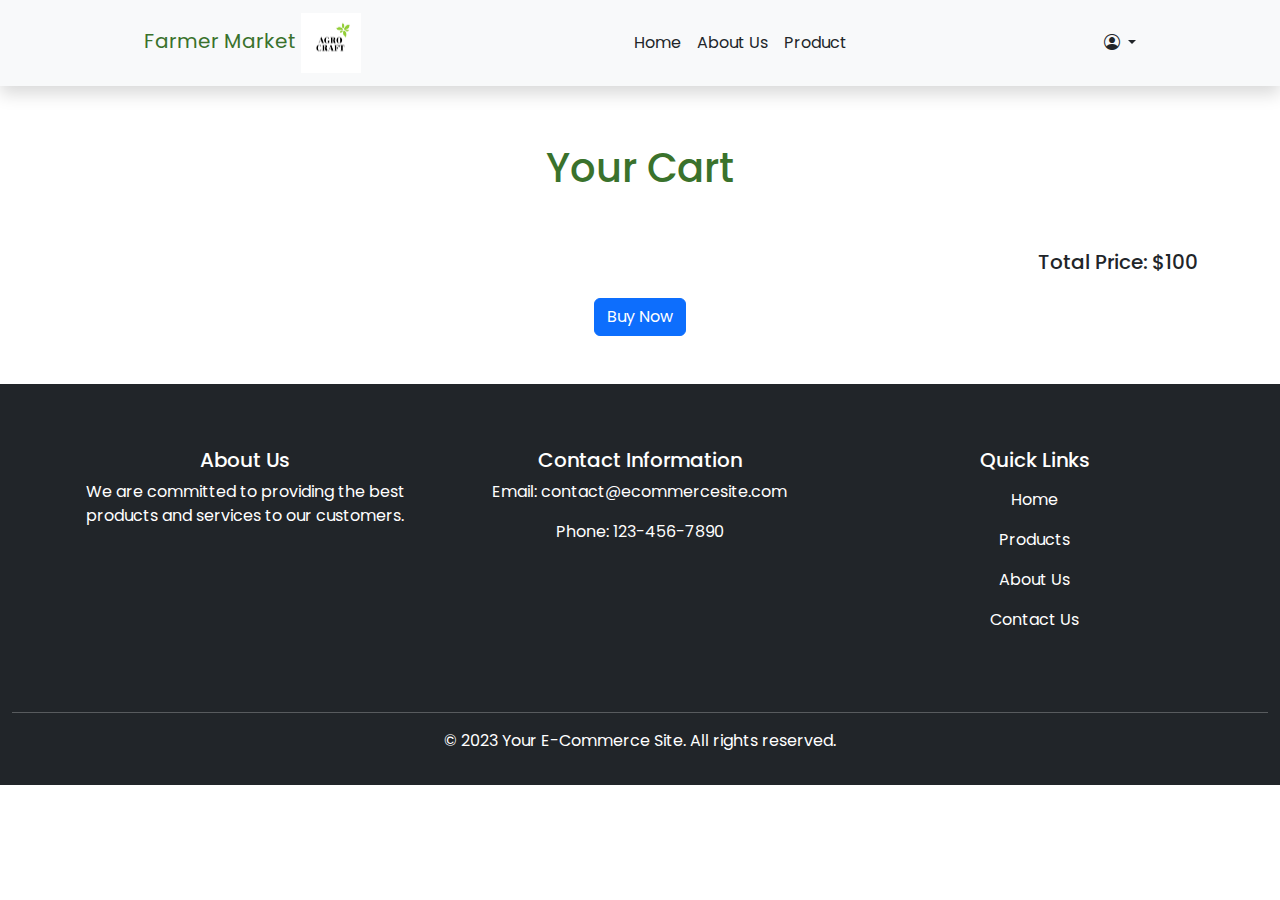
<file: cart.html>
<!DOCTYPE html>
<html lang="en">

<head>
    <meta charset="UTF-8">
    <meta name="viewport" content="width=device-width, initial-scale=1.0">
    <link rel="stylesheet" href="https://fonts.googleapis.com/css2?family=Poppins:wght@300;400;500;600;700&display=swap">
    <link rel="preconnect" href="https://fonts.googleapis.com">
    <link rel="preconnect" href="https://fonts.gstatic.com" crossorigin>
    <link href="https://fonts.googleapis.com/css2?family=Poppins:wght@100&display=swap" rel="stylesheet">
    <link rel="stylesheet" href="https://cdn.jsdelivr.net/npm/bootstrap-icons@1.11.1/font/bootstrap-icons.css">
    <link href="https://cdn.jsdelivr.net/npm/bootstrap@5.3.2/dist/css/bootstrap.min.css" rel="stylesheet">
    <title>Cart Page</title>
    <style>
        body {
            font-family: 'Poppins', sans-serif;
        }

        .navbar-brand {
            color: rgb(58, 114, 44);
        }

        h1 {
            color: rgb(58, 114, 44);
            padding: 10px;
            /* transition: color 0.5s; */
        }

        .navbar-nav .nav-item .nav-link:hover {
            color: rgb(58, 114, 44);
            transition: color 0.5s;
        }

    </style>
</head>

<body>
    <nav class="navbar navbar-expand-lg bg-body-tertiary sticky-top shadow px-5 ">
        <div class="container-fluid px-5 mx-5">
            <a class="navbar-brand" href="#">
                Farmer Market <img src="project_image/Website/logo.jpg" alt=" " width="60px" height="60px">
            </a>
            <button class="navbar-toggler" type="button" data-bs-toggle="collapse" data-bs-target="#navbarText"
                aria-controls="navbarText" aria-expanded="false" aria-label="Toggle navigation">
                <span class="navbar-toggler-icon"></span>
            </button>
            <div class="collapse navbar-collapse  text-center " id="navbarText">
                <ul class="navbar-nav mx-auto mb-2 mb-lg-0 text-black ">
                    <li class="nav-item">
                        <a class="nav-link text-dark" aria-current="page" href="Home.html">Home</a>
                    </li>
                    <li class="nav-item">
                        <a class="nav-link text-dark" href="Home.html #about">About Us</a>
                    </li>
                    <li class="nav-item">
                        <a class="nav-link text-dark" href="index.html #product">Product</a>
                    </li>
                </ul>
                <span class="nav-item dropdown">
                    <a class="nav-link dropdown-toggle" href="#" role="button" data-bs-toggle="dropdown" aria-expanded="false"><i
                            class="bi bi-person-circle"></i>
                    </a>
                    <ul class="dropdown-menu">
                        <li class="dropdown-item">Name</li>
                        <li><a class="dropdown-item" href="#">Logout</a></li>
                    </ul>
                </span>
            </div>
        </div>
    </nav>


    <div class="container my-5">
        <h1 class="text-center my-5">Your Cart</h1>

        <!-- Displaying cart items in a container -->
        <div class="cart-container">
            <!-- Cart items will be displayed here -->
        </div>

        <div class="text-end my-4">
            <h5>Total Price: $100</h5>
        </div>
        <div class="text-center">
            <button class="btn btn-primary">Buy Now</button>
        </div>
    </div>

    <footer class="container-fluid bg-dark text-white text-center py-3 mt-5">
        <div class="row p-5 ">
            <div class="col-md-4">
                <h5>About Us</h5>
                <p>We are committed to providing the best products and services to our customers.</p>
            </div>
            <div class="col-md-4">
                <h5>Contact Information</h5>
                <p>Email: contact@ecommercesite.com</p>
                <p>Phone: 123-456-7890</p>
            </div>
            <div class="col-md-4">
                <h5>Quick Links</h5>
                <ul class="list-unstyled">
                    <li class="my-3"><a class="nav-link" href="#">Home</a></li>
                    <li class="my-3"><a class="nav-link" href="#">Products</a></li>
                    <li class="my-3"><a class="nav-link" href="#">About Us</a></li>
                    <li class="my-3"><a class="nav-link" href="#">Contact Us</a></li>
                </ul>
            </div>
        </div>
        <hr>
        <p>&copy; 2023 Your E-Commerce Site. All rights reserved.</p>
    </footer>

    <script src="https://cdn.jsdelivr.net/npm/bootstrap@5.3.2/dist/js/bootstrap.bundle.min.js"></script>
    <script>
        // Retrieve the cart items from local storage
        const cartItems = JSON.parse(localStorage.getItem('cartItems')) || [];

        // Display the cart items in the cart container
        const cartContainer = document.querySelector('.cart-container');

        cartItems.forEach(item => {
            const cartItem = document.createElement('div');
            cartItem.innerHTML = `
                <div class="row my-4">
                    <div class="col-md">
                        <div class="card">
                            <div class="row g-0">
                                <div class="col-md-4">
                                    <img src="project_image/img4.avif" class="img-fluid rounded-start" alt="Product Image">
                                </div>
                                <div class="col-md-8">
                                    <div class="card-body ">
                                        <h5 class="card-title">${item.name}</h5>
                                        <p class="card-text">Price: ${item.price}</p>
                                        <div class="d-flex align-items-center">
                                            <button class="btn btn-secondary me-2">-</button>
                                            <span>1</span>
                                            <button class="btn btn-secondary ms-2">+</button>
                                        </div>
                                    </div>
                                </div>
                            </div>
                        </div>
                    </div>
                </div>
            `;
            cartContainer.appendChild(cartItem);
        });
    </script>
</body>

</html>
</file>
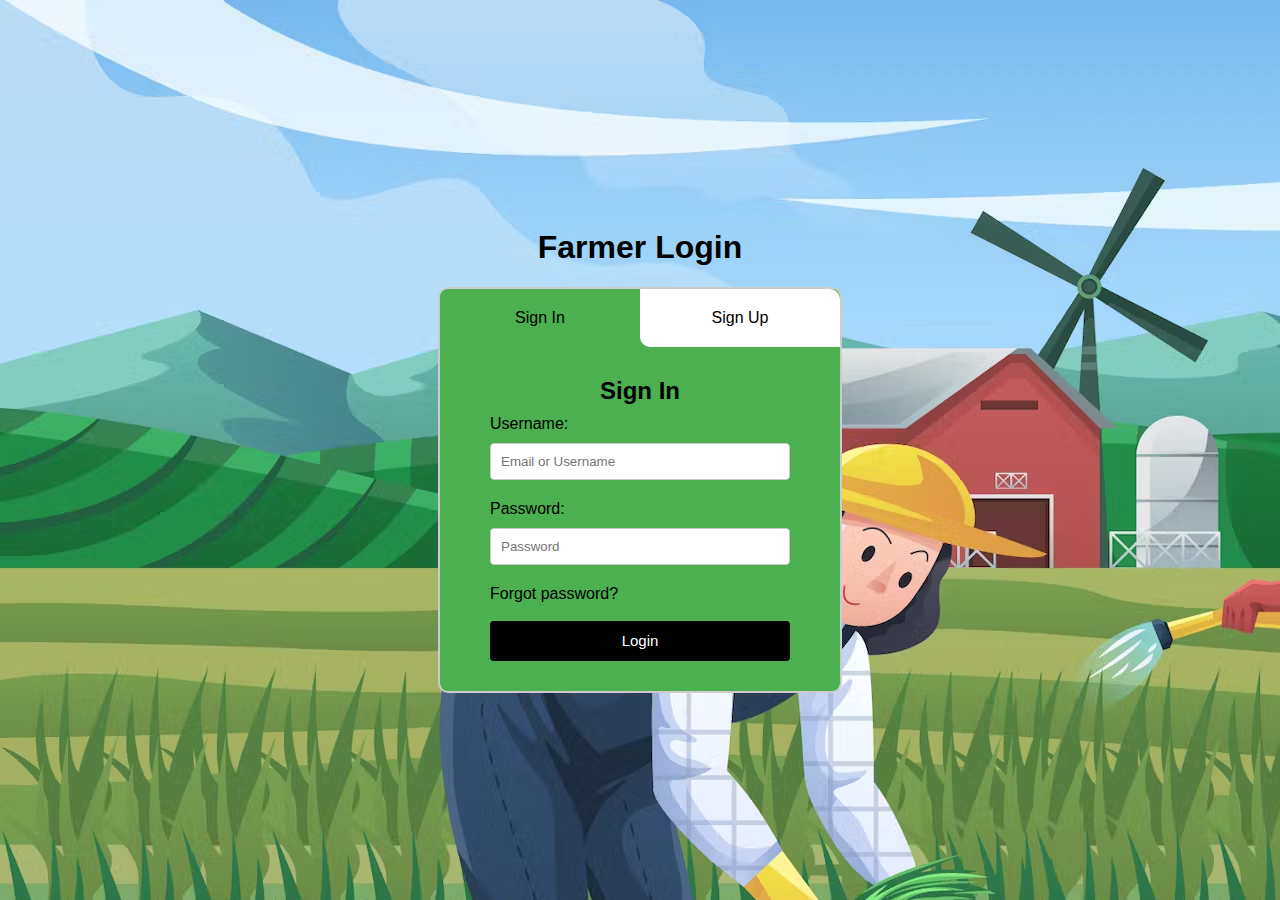
<file: farmerlogin.html>
<!DOCTYPE html>
<html lang="en">

<head>
    <meta charset="UTF-8">
    <meta name="viewport" content="width=device-width, initial-scale=1.0">
    <title>Login Page</title>
    <script src="https://ajax.googleapis.com/ajax/libs/jquery/3.5.1/jquery.min.js"></script>
    <style>
        body {
            font-family: Arial, sans-serif;
            display: flex;
            flex-direction: column;
            /* background-color: black; */
            background-size: auto;
            background-image: url(project_image/i.avif);
            /* text-align: center; */
            justify-content: center;
            align-items: center;
            height: 100vh;
            margin: 0;
        }

        .container {
            background-color: #4CAF50;
            display: flex;
            flex-direction: column;
            /* text-align: center; */
            width: 400px;
            border: 2px solid #ccc;
            border-radius: 10px;
        }

        .options {
            display: flex;
            /* border: 1px solid #ccc; */
            justify-content: center;
            text-align: center;
            /* margin-bottom: 20px; */
        }

        .options div {
            flex: 1;
            padding: 20px 12px;
            /* border: 1px solid #ccc; */
            background-color: white;

        }

        a {
            color: black;
            text-decoration: none;
            /* optional: removes underline */
        }

        .user-entry {
            padding: 30px 50px;

        }

        input[type="text"],
        input[type="password"] {
            width: 100%;
            padding: 10px;
            margin-bottom: 20px;
            margin-top: 10px;
            display: inline-block;
            border: 1px solid #ccc;
            border-radius: 4px;
            box-sizing: border-box;
        }

        input[type="submit"] {
            font-size: 15px;
            width: 100%;
            background-color: black;
            color: white;
            justify-content: center;
            padding: 10px 15px;
            margin: auto;
            border: none;
            border-radius: 4px;
            cursor: pointer;
            height: 40px;
        }

        h2 {
            text-align: center;
            padding: 0%;
            margin-bottom: 10px;
            margin-top: 0;
        }

        #login {
            border-radius: 10px 0px 10px 0px;
        }

        #signup {
            border-radius: 0px 10px 0px 10px;
        }
    </style>

    <script>
        $(document).ready(function () {
            $(".registerForm").hide();
            $("#login").css("background", "none");

            $("#signup").click(function () {
                $(".loginForm").hide();
                $(".registerForm").slideDown("slow");
                $("#signup").css("background", "none");
                $("#login").css("background", "#fff");

            });
            $("#login").click(function () {
                $(".loginForm").slideDown("slow");
                $(".registerForm").hide();
                $("#login").css("background", "none");
                $("#signup").css("background", "#fff");
            });
        });
    </script>
    <script>
        function validateRegisterForm() {
            var newUsername = document.getElementById("new-username").value;
            var newPassword = document.getElementById("new-password").value;
            var errorSpan = document.getElementById("register-error");

            if (newUsername === "" || newPassword === "") {
                errorSpan.innerHTML = "Please fill in all fields.";
                return false;
            } else {
                errorSpan.innerHTML = "";
                return true;
            }
        }

        function validateLoginForm() {
            var username = document.getElementById("username").value;
            var password = document.getElementById("password").value;
            var errorSpan = document.getElementById("login-error");

            if (username === "" || password === "") {
                errorSpan.innerHTML = "Please fill in all fields.";
                return false;
            } else {
                errorSpan.innerHTML = "";
                return true;
            }
        }
    </script>
</head>

<body>
    <h1>Farmer Login</h1>

    <div class="container">

        <div class="options">
            <div id="login">Sign In</div>
            <div id="signup">Sign Up</div>
        </div>

        <div class="user-entry">
            <div class="loginForm">
                <form method="post" action="flogin.php" onsubmit="return validateLoginForm();">
                    <!-- <h2>User</h2> -->
                    <h2>Sign In</h2>
                    <label for="username">Username:</label><br>
                    <input type="text" id="username" name="username" placeholder="Email or Username"><br>
                    <label for="password">Password:</label><br>
                    <input type="password" id="password" name="password" placeholder="Password">
                    <span><a href="fupdatepass.html">Forgot password?</a></span>
                    <span id="login-error" style="color: red;"></span><br><br>
                    <input type="submit" value="Login">
                </form>
            </div>

            <div class="registerForm">
                <form method="post" action="fregister.php" onsubmit="return validateRegisterForm();">
                    <!-- <h2>User</h2> -->
                    <h2>Sign Up</h2>
                    <label for="new-username">Username:</label><br>
                    <input type="text" id="new-username" name="new-username" placeholder="Enter the email"><br>
                    <label for="new-password">Password:</label><br>
                    <input type="password" id="new-password" name="new-password" placeholder="Create the password">
                    <span id="register-error" style="color: red;"></span><br><br>
                    <input type="submit" value="Register">
                </form>
            </div>
        </div>
    </div>
</body>

</html>
</file>
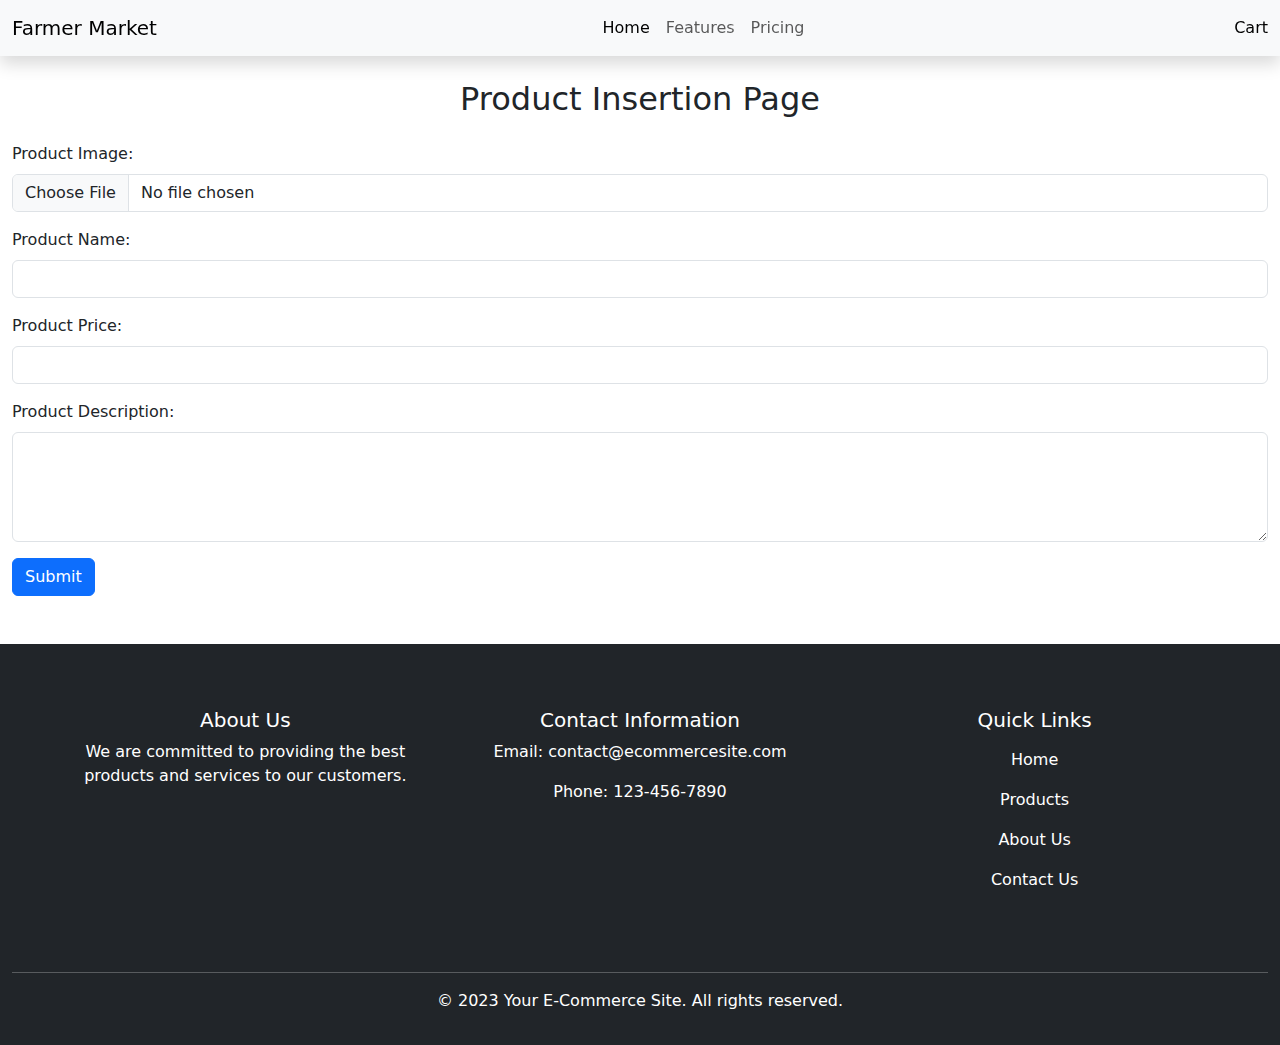
<file: fproductadd.html>
<!DOCTYPE html>
<html lang="en">

<head>
    <meta charset="UTF-8">
    <meta name="viewport" content="width=device-width, initial-scale=1.0">
    <link href="https://cdn.jsdelivr.net/npm/bootstrap@5.3.2/dist/css/bootstrap.min.css" rel="stylesheet">
    <title>Farmer Page</title>
</head>

<body>
    <nav class="navbar navbar-expand-lg bg-body-tertiary sticky-top shadow">
        <div class="container-fluid">
            <a class="navbar-brand" href="#">Farmer Market</a>
            <button class="navbar-toggler" type="button" data-bs-toggle="collapse" data-bs-target="#navbarText"
                aria-controls="navbarText" aria-expanded="false" aria-label="Toggle navigation">
                <span class="navbar-toggler-icon"></span>
            </button>
            <div class="collapse navbar-collapse" id="navbarText">
                <ul class="navbar-nav mx-auto mb-2 mb-lg-0 ">
                    <li class="nav-item">
                        <a class="nav-link active" aria-current="page" href="#">Home</a>
                    </li>
                    <li class="nav-item">
                        <a class="nav-link" href="#">Features</a>
                    </li>
                    <li class="nav-item">
                        <a class="nav-link" href="#">Pricing</a>
                    </li>
                </ul>
                <span class="navbar-text">
                    <a class="nav-link " href="cart.html">Cart <i class="bi bi-cart-dash"></i></a>
                </span>
            </div>
        </div>
    </nav>

    <div class="container-fluid">
        <h2 class="text-center my-4">Product Insertion Page</h2>
        <form action="php/product.php" method="post" enctype="multipart/form-data">
            <div class="mb-3">
                <label for="product-image" class="form-label">Product Image:</label>
                <input type="file" class="form-control" id="product-image" name="product-image">
            </div>
            <div class="mb-3">
                <label for="product-name" class="form-label">Product Name:</label>
                <input type="text" class="form-control" id="product-name" name="product-name">
            </div>
            <div class="mb-3">
                <label for="product-price" class="form-label">Product Price:</label>
                <input type="text" class="form-control" id="product-price" name="product-price">
            </div>
            <div class="mb-3">
                <label for="product-description" class="form-label">Product Description:</label>
                <textarea class="form-control" id="product-description" name="product-description" rows="4"></textarea>
            </div>
            <button type="submit" class="btn btn-primary">Submit</button>
        </form>
    </div>

    <footer class="container-fluid bg-dark text-white text-center py-3 mt-5">
        <div class="row p-5 ">
            <div class="col-md-4">
                <h5>About Us</h5>
                <p>We are committed to providing the best products and services to our customers.</p>
            </div>
            <div class="col-md-4">
                <h5>Contact Information</h5>
                <p>Email: contact@ecommercesite.com</p>
                <p>Phone: 123-456-7890</p>
            </div>
            <div class="col-md-4">
                <h5>Quick Links</h5>
                <ul class="list-unstyled">
                    <li class="my-3"><a class="nav-link" href="#">Home</a></li>
                    <li class="my-3"><a class="nav-link" href="#">Products</a></li>
                    <li class="my-3"><a class="nav-link" href="#">About Us</a></li>
                    <li class="my-3"><a class="nav-link" href="#">Contact Us</a></li>
                </ul>
            </div>
        </div>
        <hr>
        <p>&copy; 2023 Your E-Commerce Site. All rights reserved.</p>
    </footer>
    <script src="https://cdn.jsdelivr.net/npm/bootstrap@5.3.2/dist/js/bootstrap.bundle.min.js"></script>
</body>

</html>
</file>
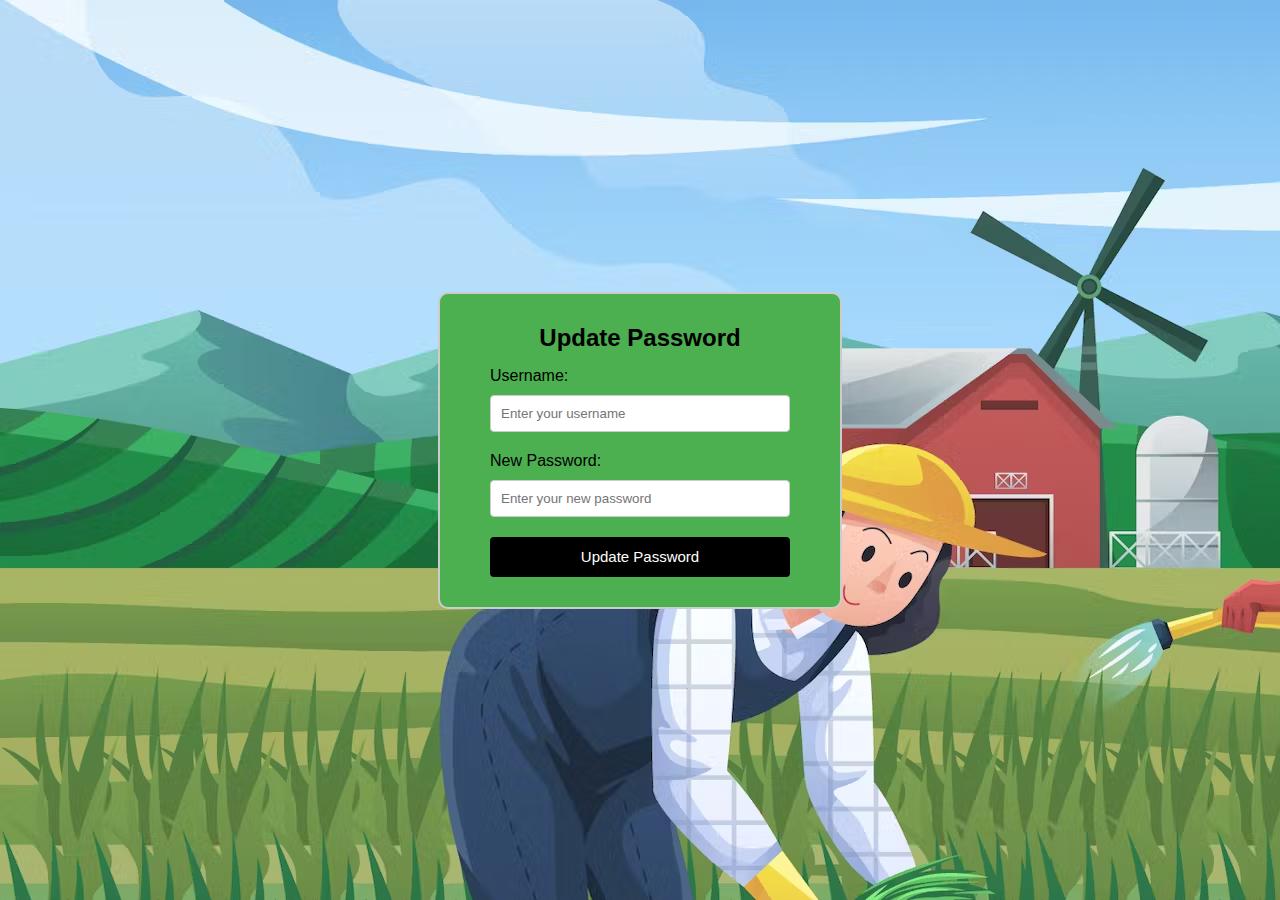
<file: fupdatepass.html>
<!DOCTYPE html>
<html lang="en">

<head>
    <meta charset="UTF-8">
    <meta name="viewport" content="width=device-width, initial-scale=1.0">
    <title>Update Password</title>
    <script src="https://ajax.googleapis.com/ajax/libs/jquery/3.5.1/jquery.min.js"></script>
    <style>
        body {
            font-family: Arial, sans-serif;
            display: flex;
            /* background-color: black; */
            background-size: auto;
            background-image: url(project_image/i.avif);
            /* text-align: center; */
            justify-content: center;
            align-items: center;
            height: 100vh;
            margin: 0;
        }

        .container {
            background-color: #4CAF50;
            display: flex;
            flex-direction: column;
            /* text-align: center; */
            width: 400px;
            border: 2px solid #ccc;
            border-radius: 10px;
        }

        a {
            color: black;
            text-decoration: none;
            /* optional: removes underline */
        }

        .user-entry {
            padding: 30px 50px;

        }

        input[type="text"],
        input[type="password"] {
            width: 100%;
            padding: 10px;
            margin-bottom: 20px;
            margin-top: 10px;
            display: inline-block;
            border: 1px solid #ccc;
            border-radius: 4px;
            box-sizing: border-box;
        }

        input[type="submit"] {
            font-size: 15px;
            width: 100%;
            background-color: black;
            color: white;
            justify-content: center;
            padding: 10px 15px;
            margin: auto;
            border: none;
            border-radius: 4px;
            cursor: pointer;
            height: 40px;
        }

        h2 {
            text-align: center;
            padding: 0%;
            margin-bottom: 15px;
            margin-top: 0;
        }
    </style>
</head>

<body>
    <div class="container">
        <div class="user-entry">
            <form method="post" action="fupdate.php">
                <h2>Update Password</h2>
                <label for="username">Username:</label><br>
                <input type="text" id="username" name="username" placeholder="Enter your username"><br>
                <label for="new-password">New Password:</label><br>
                <input type="password" id="new-password" name="new-password" placeholder="Enter your new password"><br>
                <input type="submit" name="update-password" value="Update Password">
            </form>
        </div>
    </div>
</body>

</html>
</file>
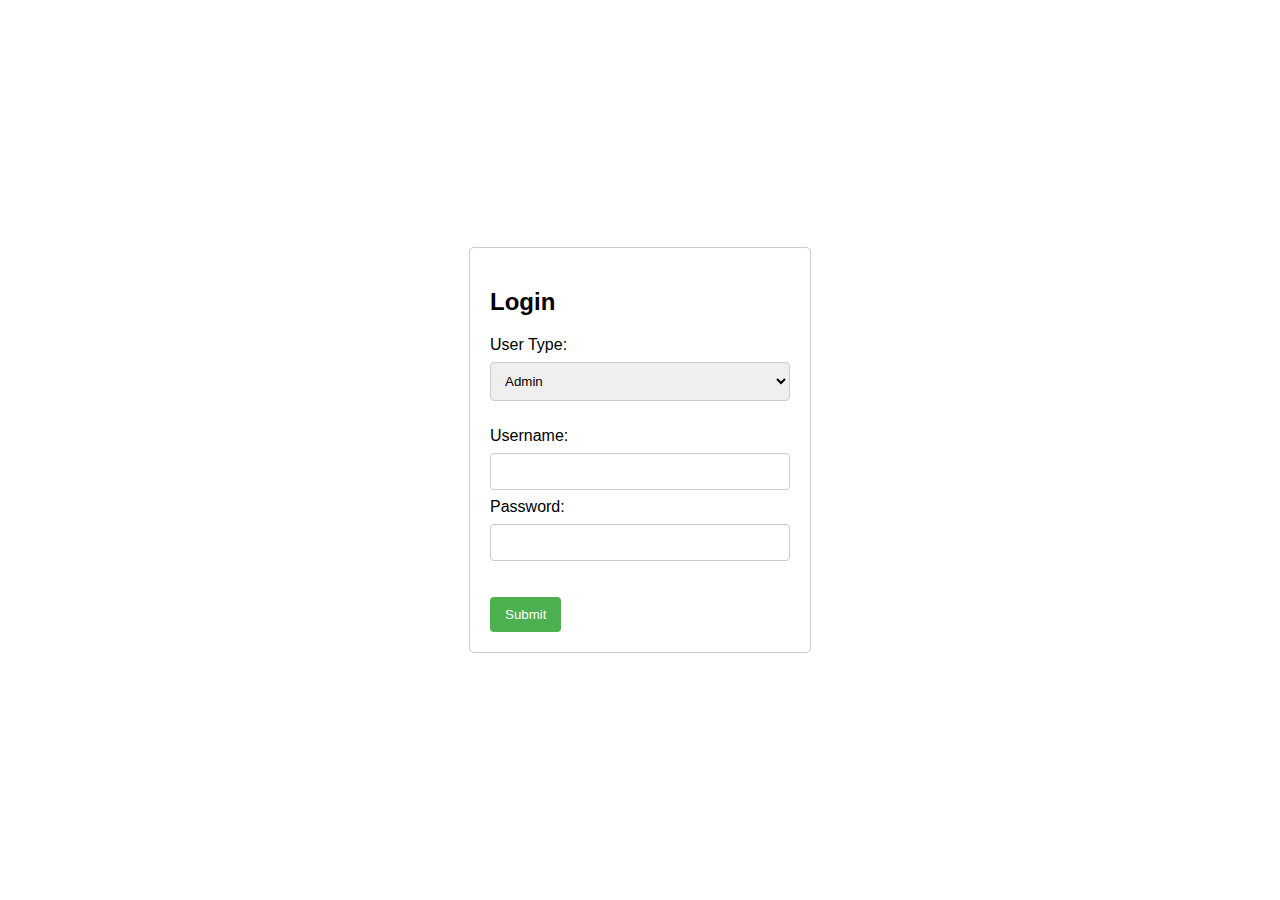
<file: login.html>
<!DOCTYPE html>
<html>

<head>
    <title>Login Page</title>
    <style>
        body {
            font-family: Arial, sans-serif;
            display: flex;
            justify-content: center;
            align-items: center;
            height: 100vh;
            margin: 0;
        }

        form {
            width: 300px;
            padding: 20px;
            border: 1px solid #ccc;
            border-radius: 5px;
        }

        input[type="text"],
        input[type="password"] {
            width: 100%;
            padding: 10px;
            margin: 8px 0;
            display: inline-block;
            border: 1px solid #ccc;
            border-radius: 4px;
            box-sizing: border-box;
        }

        select {
            width: 100%;
            padding: 10px;
            margin: 8px 0;
            display: inline-block;
            border: 1px solid #ccc;
            border-radius: 4px;
            box-sizing: border-box;
        }

        input[type="submit"] {
            background-color: #4CAF50;
            color: white;
            padding: 10px 15px;
            margin-top: 10px;
            border: none;
            border-radius: 4px;
            cursor: pointer;
        }
    </style>
</head>

<body>
    <form method="post" action="login.php">
        <h2>Login</h2>
        <label for="user-type">User Type:</label><br>
        <select id="user-type" name="user-type">
            <option value="admin">Admin</option>
            <option value="customer">Customer</option>
            <option value="seller">Seller</option>
        </select><br><br>
        <label for="username">Username:</label><br>
        <input type="text" id="username" name="username"><br>
        <label for="password">Password:</label><br>
        <input type="password" id="password" name="password"><br><br>
        <input type="submit" value="Submit">
    </form>
</body>

</html>
</file>
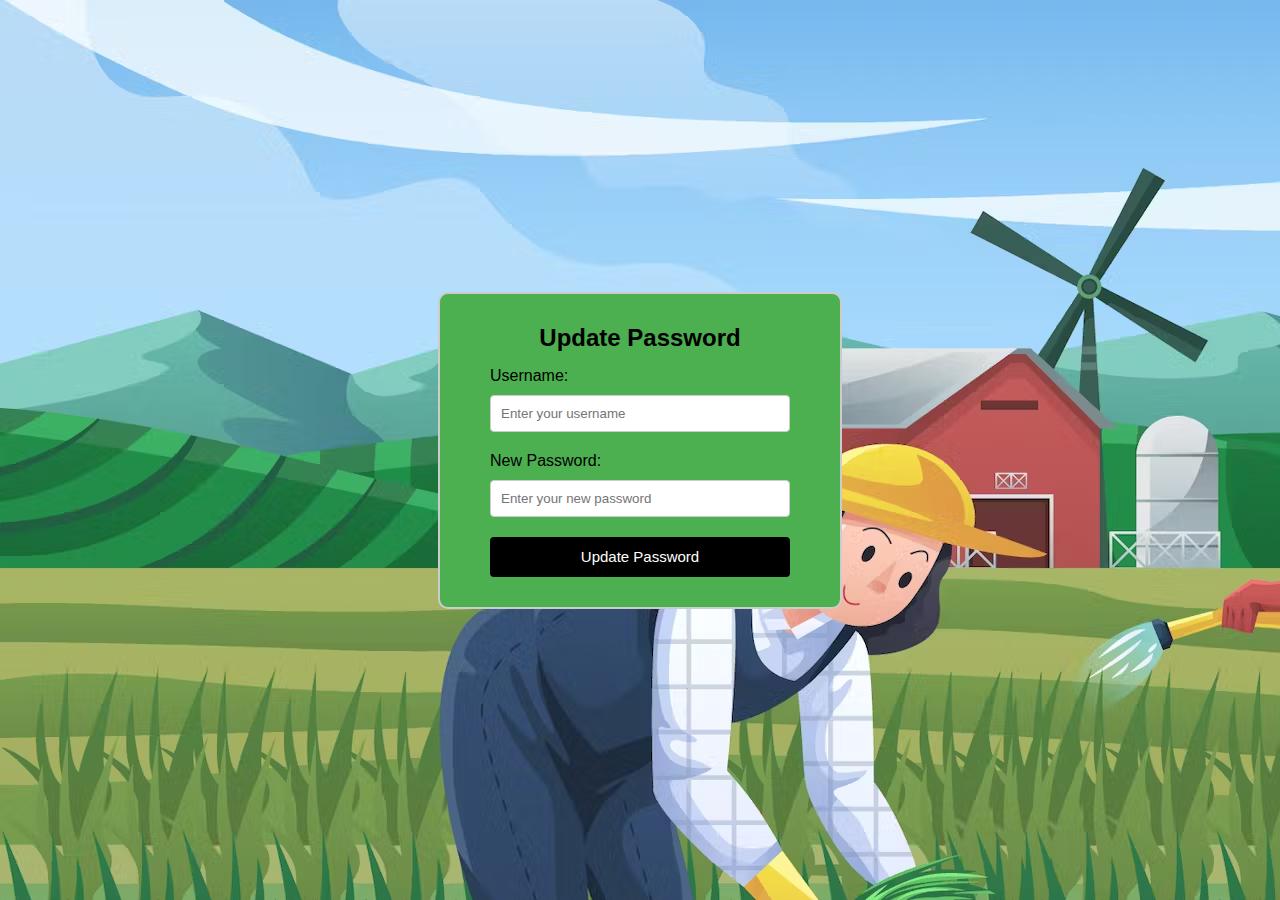
<file: updatepass.html>
<!DOCTYPE html>
<html lang="en">

<head>
    <meta charset="UTF-8">
    <meta name="viewport" content="width=device-width, initial-scale=1.0">
    <title>Update Password</title>
    <script src="https://ajax.googleapis.com/ajax/libs/jquery/3.5.1/jquery.min.js"></script>
    <style>
        body {
            font-family: Arial, sans-serif;
            display: flex;
            /* background-color: black; */
            background-size: auto;
            background-image: url(project_image/i.avif);
            /* text-align: center; */
            justify-content: center;
            align-items: center;
            height: 100vh;
            margin: 0;
        }

        .container {
            background-color: #4CAF50;
            display: flex;
            flex-direction: column;
            /* text-align: center; */
            width: 400px;
            border: 2px solid #ccc;
            border-radius: 10px;
        }

        a {
            color: black;
            text-decoration: none;
            /* optional: removes underline */
        }

        .user-entry {
            padding: 30px 50px;

        }

        input[type="text"],
        input[type="password"] {
            width: 100%;
            padding: 10px;
            margin-bottom: 20px;
            margin-top: 10px;
            display: inline-block;
            border: 1px solid #ccc;
            border-radius: 4px;
            box-sizing: border-box;
        }

        input[type="submit"] {
            font-size: 15px;
            width: 100%;
            background-color: black;
            color: white;
            justify-content: center;
            padding: 10px 15px;
            margin: auto;
            border: none;
            border-radius: 4px;
            cursor: pointer;
            height: 40px;
        }

        h2 {
            text-align: center;
            padding: 0%;
            margin-bottom: 15px;
            margin-top: 0;
        }
    </style>
</head>

<body>
    <div class="container">
        <div class="user-entry">
            <form method="post" action="updatepass.php">
                <h2>Update Password</h2>
                <label for="username">Username:</label><br>
                <input type="text" id="username" name="username" placeholder="Enter your username"><br>
                <label for="new-password">New Password:</label><br>
                <input type="password" id="new-password" name="new-password" placeholder="Enter your new password"><br>
                <input type="submit" name="update-password" value="Update Password">
            </form>
        </div>
    </div>
</body>

</html>
</file>
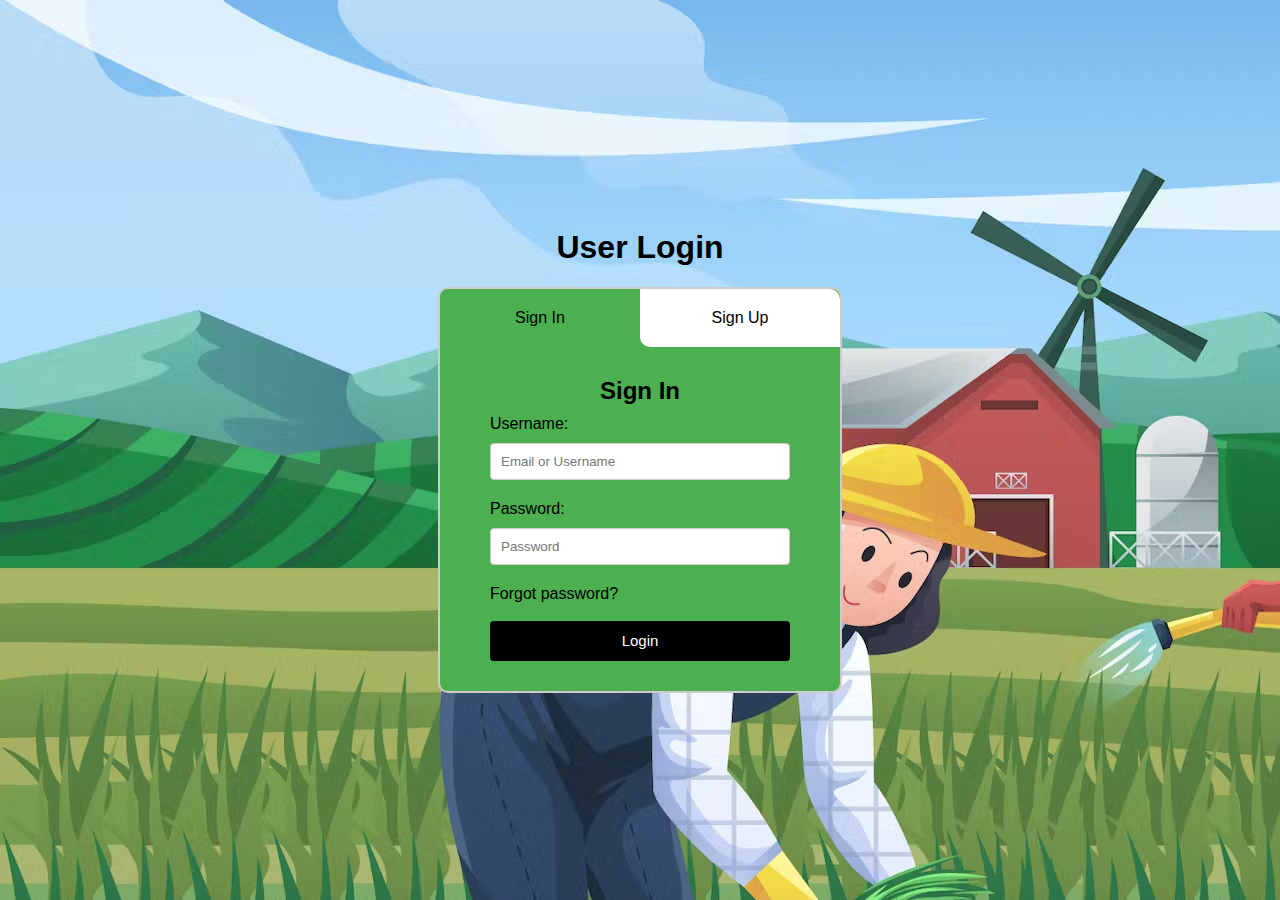
<file: userlogin.html>
<!DOCTYPE html>
<html lang="en">

<head>
    <meta charset="UTF-8">
    <meta name="viewport" content="width=device-width, initial-scale=1.0">
    <title>Login Page</title>
    <script src="https://ajax.googleapis.com/ajax/libs/jquery/3.5.1/jquery.min.js"></script>
    <style>
        body {
            font-family: Arial, sans-serif;
            display: flex;
            flex-direction: column;
            /* background-color: black; */
            background-size: auto;
            background-image: url(project_image/i.avif);
            /* text-align: center; */
            justify-content: center;
            align-items: center;
            height: 100vh;
            margin: 0;
        }

        .container {
            background-color: #4CAF50;
            display: flex;
            flex-direction: column;
            /* text-align: center; */
            width: 400px;
            border: 2px solid #ccc;
            border-radius: 10px;
        }

        .options {
            display: flex;
            /* border: 1px solid #ccc; */
            justify-content: center;
            text-align: center;
            /* margin-bottom: 20px; */
        }

        .options div {
            flex: 1;
            padding: 20px 12px;
            /* border: 1px solid #ccc; */
            background-color: white;

        }

        a {
            color: black;
            text-decoration: none;
            /* optional: removes underline */
        }

        .user-entry {
            padding: 30px 50px;

        }

        input[type="text"],
        input[type="password"] {
            width: 100%;
            padding: 10px;
            margin-bottom: 20px;
            margin-top: 10px;
            display: inline-block;
            border: 1px solid #ccc;
            border-radius: 4px;
            box-sizing: border-box;
        }

        input[type="submit"] {
            font-size: 15px;
            width: 100%;
            background-color: black;
            color: white;
            justify-content: center;
            padding: 10px 15px;
            margin: auto;
            border: none;
            border-radius: 4px;
            cursor: pointer;
            height: 40px;
        }

        h2 {
            text-align: center;
            padding: 0%;
            margin-bottom: 10px;
            margin-top: 0;
        }

        #login {
            border-radius: 10px 0px 10px 0px;
        }

        #signup {
            border-radius: 0px 10px 0px 10px;
        }
    </style>

    <script>
        $(document).ready(function () {
            $(".registerForm").hide();
            $("#login").css("background", "none");

            $("#signup").click(function () {
                $(".loginForm").hide();
                $(".registerForm").slideDown("slow");
                $("#signup").css("background", "none");
                $("#login").css("background", "#fff");

            });
            $("#login").click(function () {
                $(".loginForm").slideDown("slow");
                $(".registerForm").hide();
                $("#login").css("background", "none");
                $("#signup").css("background", "#fff");
            });
        });
    </script>
    <script>
        function validateRegisterForm() {
            var newUsername = document.getElementById("new-username").value;
            var newPassword = document.getElementById("new-password").value;
            var errorSpan = document.getElementById("register-error");

            if (newUsername === "" || newPassword === "") {
                errorSpan.innerHTML = "Please fill in all fields.";
                return false;
            } else {
                errorSpan.innerHTML = "";
                return true;
            }
        }

        function validateLoginForm() {
            var username = document.getElementById("username").value;
            var password = document.getElementById("password").value;
            var errorSpan = document.getElementById("login-error");

            if (username === "" || password === "") {
                errorSpan.innerHTML = "Please fill in all fields.";
                return false;
            } else {
                errorSpan.innerHTML = "";
                return true;
            }
        }
    </script>
</head>

<body>
                <h1>User Login</h1>

    <div class="container">

        <div class="options">
            <div id="login">Sign In</div>
            <div id="signup">Sign Up</div>
        </div>

        <div class="user-entry">
            <div class="loginForm">
                <form method="post" action="ulogin.php" onsubmit="return validateLoginForm();">
                    <!-- <h2>User</h2> -->
                    <h2>Sign In</h2>
                    <label for="username">Username:</label><br>
                    <input type="text" id="username" name="username" placeholder="Email or Username"><br>
                    <label for="password">Password:</label><br>
                    <input type="password" id="password" name="password" placeholder="Password">
                    <span><a href="updatepass.html">Forgot password?</a></span>
                    <span id="login-error" style="color: red;"></span><br><br>
                    <input type="submit" value="Login">
                </form>
            </div>

            <div class="registerForm">
                <form method="post" action="uregister.php" onsubmit="return validateRegisterForm();">
                    <!-- <h2>User</h2> -->
                    <h2>Sign Up</h2>
                    <label for="new-username">Username:</label><br>
                    <input type="text" id="new-username" name="new-username" placeholder="Enter the email"><br>
                    <label for="new-password">Password:</label><br>
                    <input type="password" id="new-password" name="new-password" placeholder="Create the password">
                    <span id="register-error" style="color: red;"></span><br><br>
                    <input type="submit" value="Register">
                </form>
            </div>
        </div>
    </div>
</body>

</html>
</file>
